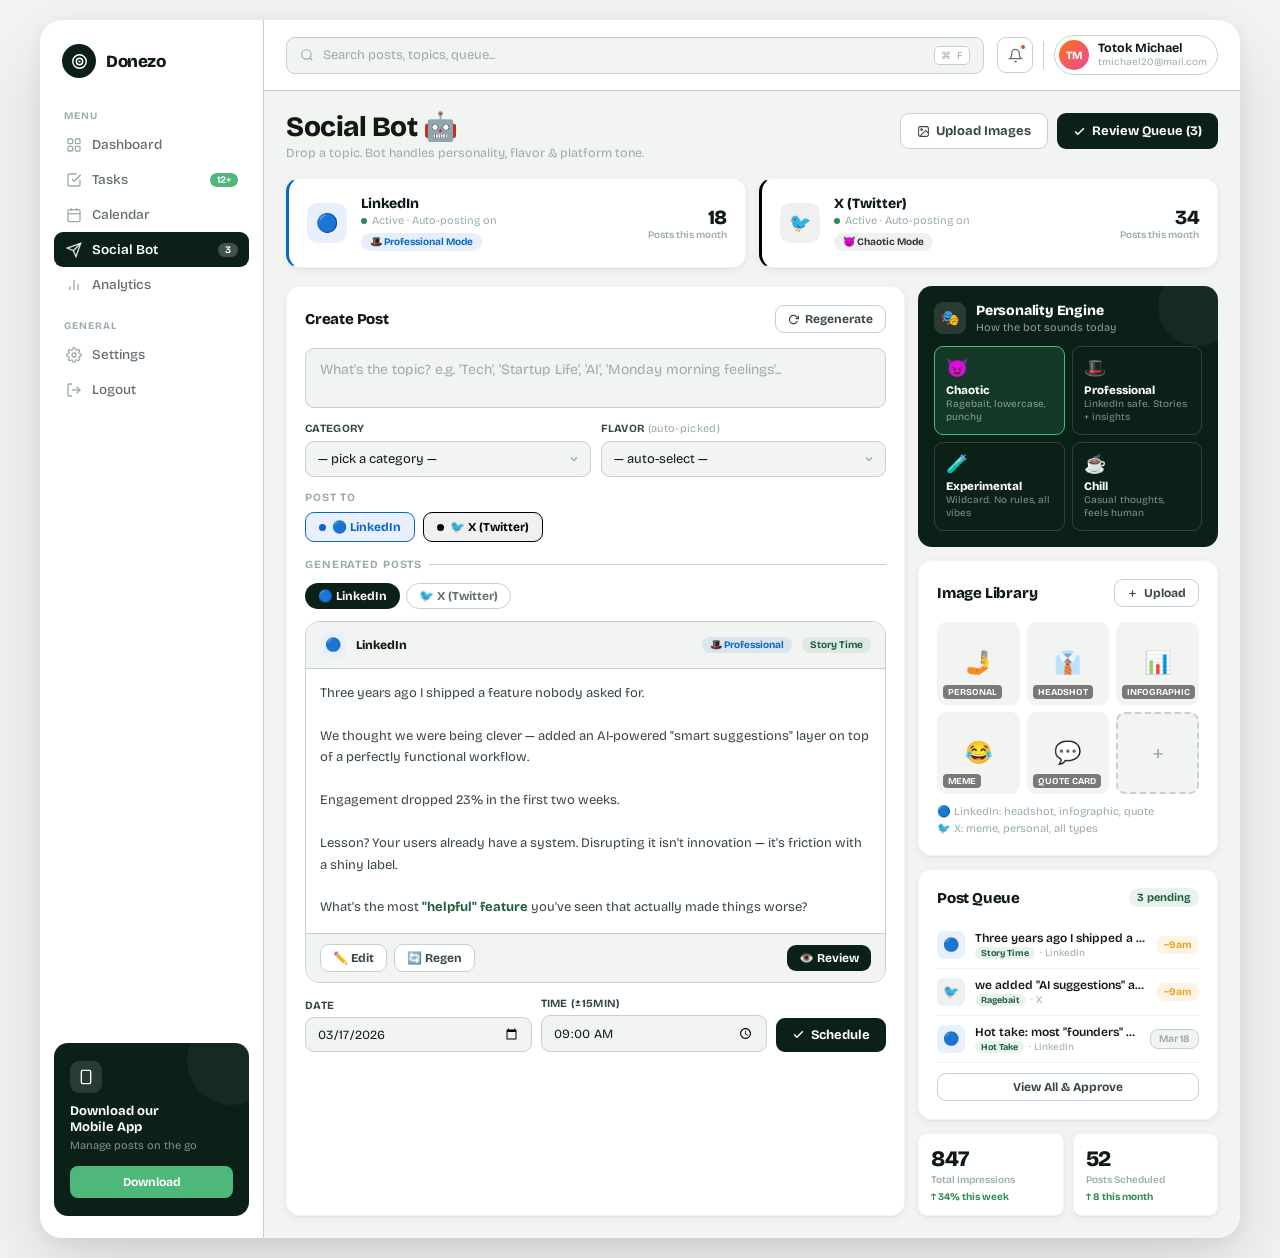
<file: html frontend.html>
<!DOCTYPE html>
<html lang="en">

<head>
    <meta charset="UTF-8">
    <meta name="viewport" content="width=device-width, initial-scale=1.0">
    <title>Donezo — Social Bot</title>
    <link
        href="https://fonts.googleapis.com/css2?family=Bricolage+Grotesque:opsz,wght@12..96,300;12..96,400;12..96,500;12..96,600;12..96,700;12..96,800&family=DM+Mono:wght@400;500&display=swap"
        rel="stylesheet">
    <style>
        *,
        *::before,
        *::after {
            box-sizing: border-box;
            margin: 0;
            padding: 0
        }

        :root {
            --g0: #0b2118;
            --g1: #133527;
            --g2: #1e5c3a;
            --g3: #2d8a56;
            --g4: #4db87a;
            --g5: #85e0a3;
            --g6: #c8f5d8;
            --g7: #edfaf3;
            --ink: #0f1a13;
            --ink2: #374840;
            --ink3: #637068;
            --ink4: #9aada5;
            --ink5: #c4d1cc;
            --bg: #f2f4f1;
            --card: #fff;
            --amber: #e8a020;
            --red: #e5483a;
            --r: 14px;
            --r-sm: 9px;
            --sh: 0 1px 2px rgba(0, 0, 0, .05), 0 2px 8px rgba(0, 0, 0, .05);
            --sh-lg: 0 8px 32px rgba(0, 0, 0, .11), 0 2px 8px rgba(0, 0, 0, .05);
            --sh-xl: 0 24px 64px rgba(0, 0, 0, .17), 0 4px 16px rgba(0, 0, 0, .07);
            --font: 'Bricolage Grotesque', sans-serif;
            --mono: 'DM Mono', monospace;
            --sw: 224px;
        }

        html {
            font-size: 14px
        }

        body {
            font-family: var(--font);
            background: var(--bg);
            min-height: 100vh;
            display: flex;
            align-items: center;
            justify-content: center;
            padding: 20px;
            color: var(--ink)
        }

        .shell {
            background: var(--bg);
            border-radius: 22px;
            width: 1200px;
            max-width: 100%;
            min-height: 860px;
            display: flex;
            overflow: hidden;
            box-shadow: 0 32px 80px rgba(0, 0, 0, .13), 0 4px 16px rgba(0, 0, 0, .06)
        }

        .backdrop {
            position: fixed;
            inset: 0;
            background: rgba(0, 0, 0, .38);
            z-index: 199;
            display: none
        }

        .backdrop.open {
            display: block
        }

        /* SIDEBAR */
        .sidebar {
            width: var(--sw);
            background: var(--card);
            display: flex;
            flex-direction: column;
            padding: 22px 14px;
            flex-shrink: 0;
            border-right: 1px solid var(--ink5);
            transition: transform .3s cubic-bezier(.4, 0, .2, 1);
            z-index: 200
        }

        .logo {
            display: flex;
            align-items: center;
            gap: 10px;
            padding: 2px 8px 22px
        }

        .logo-mark {
            width: 34px;
            height: 34px;
            background: var(--g0);
            border-radius: 50%;
            display: grid;
            place-items: center;
            flex-shrink: 0
        }

        .logo-name {
            font-size: 17px;
            font-weight: 800;
            color: var(--ink);
            letter-spacing: -.4px
        }

        .nav-label {
            font-size: 10px;
            font-weight: 700;
            letter-spacing: .1em;
            text-transform: uppercase;
            color: var(--ink4);
            padding: 10px 10px 5px
        }

        .nav-item {
            display: flex;
            align-items: center;
            gap: 10px;
            padding: 9px 11px;
            border-radius: var(--r-sm);
            cursor: pointer;
            font-size: 13.5px;
            font-weight: 500;
            color: var(--ink3);
            transition: background .15s, color .15s;
            user-select: none
        }

        .nav-item:hover {
            background: var(--g7);
            color: var(--g1)
        }

        .nav-item.active {
            background: var(--g0);
            color: #fff;
            font-weight: 600
        }

        .nav-icon-w {
            width: 17px;
            height: 17px;
            display: grid;
            place-items: center;
            flex-shrink: 0;
            color: var(--ink4);
            transition: color .15s
        }

        .nav-item.active .nav-icon-w {
            color: rgba(255, 255, 255, .85)
        }

        .nav-item:not(.active):hover .nav-icon-w {
            color: var(--g2)
        }

        .nav-badge {
            margin-left: auto;
            background: var(--g4);
            color: #fff;
            font-size: 10px;
            font-weight: 700;
            padding: 1px 7px;
            border-radius: 20px
        }

        .nav-item.active .nav-badge {
            background: rgba(255, 255, 255, .22)
        }

        .sidebar-spacer {
            flex: 1
        }

        .sidebar-promo {
            background: var(--g0);
            border-radius: var(--r);
            padding: 18px 16px;
            color: #fff;
            position: relative;
            overflow: hidden;
            margin-top: 8px
        }

        .sidebar-promo::before {
            content: '';
            position: absolute;
            top: -28px;
            right: -28px;
            width: 90px;
            height: 90px;
            background: rgba(255, 255, 255, .04);
            border-radius: 50%
        }

        .promo-icon-w {
            width: 32px;
            height: 32px;
            background: rgba(255, 255, 255, .12);
            border-radius: 9px;
            display: grid;
            place-items: center;
            margin-bottom: 10px
        }

        .promo-title {
            font-size: 13px;
            font-weight: 700;
            line-height: 1.3;
            margin-bottom: 3px
        }

        .promo-sub {
            font-size: 11px;
            color: rgba(255, 255, 255, .5);
            margin-bottom: 14px
        }

        .promo-btn {
            background: var(--g4);
            color: #fff;
            border: none;
            border-radius: 8px;
            padding: 9px;
            font-size: 12px;
            font-weight: 700;
            cursor: pointer;
            width: 100%;
            font-family: var(--font);
            transition: background .15s
        }

        .promo-btn:hover {
            background: var(--g3)
        }

        /* MAIN */
        .main {
            flex: 1;
            display: flex;
            flex-direction: column;
            min-width: 0;
            overflow: hidden
        }

        /* TOPBAR */
        .topbar {
            display: flex;
            align-items: center;
            gap: 13px;
            padding: 15px 22px;
            background: var(--card);
            border-bottom: 1px solid var(--ink5);
            flex-shrink: 0
        }

        .hamburger {
            display: none;
            flex-direction: column;
            gap: 4px;
            cursor: pointer;
            padding: 6px;
            border-radius: 8px;
            border: 1px solid var(--ink5);
            background: var(--card);
            flex-shrink: 0
        }

        .hamburger span {
            display: block;
            width: 16px;
            height: 2px;
            background: var(--ink3);
            border-radius: 2px
        }

        .search-box {
            flex: 1;
            display: flex;
            align-items: center;
            gap: 9px;
            background: var(--bg);
            border: 1px solid var(--ink5);
            border-radius: var(--r-sm);
            padding: 8px 13px;
            transition: border-color .15s, box-shadow .15s;
            min-width: 0
        }

        .search-box:focus-within {
            border-color: var(--g3);
            box-shadow: 0 0 0 3px rgba(45, 138, 86, .1)
        }

        .search-box input {
            border: none;
            background: transparent;
            font-family: var(--font);
            font-size: 13px;
            color: var(--ink);
            outline: none;
            flex: 1;
            min-width: 0
        }

        .search-box input::placeholder {
            color: var(--ink4)
        }

        .kbd {
            font-size: 10px;
            color: var(--ink4);
            background: var(--card);
            padding: 2px 6px;
            border-radius: 5px;
            font-family: var(--mono);
            border: 1px solid var(--ink5);
            white-space: nowrap;
            flex-shrink: 0
        }

        .topbar-right {
            display: flex;
            align-items: center;
            gap: 8px;
            flex-shrink: 0
        }

        .icon-btn {
            width: 36px;
            height: 36px;
            border-radius: var(--r-sm);
            border: 1px solid var(--ink5);
            background: var(--card);
            display: grid;
            place-items: center;
            cursor: pointer;
            color: var(--ink3);
            transition: background .15s, color .15s;
            position: relative;
            flex-shrink: 0
        }

        .icon-btn:hover {
            background: var(--g7);
            color: var(--g1)
        }

        .notif-dot {
            position: absolute;
            top: 6px;
            right: 6px;
            width: 6px;
            height: 6px;
            background: var(--red);
            border-radius: 50%;
            border: 1.5px solid #fff
        }

        .divider-v {
            width: 1px;
            height: 28px;
            background: var(--ink5);
            margin: 0 2px;
            flex-shrink: 0
        }

        .user-chip {
            display: flex;
            align-items: center;
            gap: 9px;
            cursor: pointer;
            padding: 4px 10px 4px 4px;
            border-radius: 24px;
            border: 1px solid var(--ink5);
            background: var(--card);
            transition: background .15s;
            flex-shrink: 0
        }

        .user-chip:hover {
            background: var(--g7)
        }

        .avatar {
            width: 30px;
            height: 30px;
            border-radius: 50%;
            background: linear-gradient(135deg, #f97316, #ec4899);
            display: grid;
            place-items: center;
            font-size: 11px;
            font-weight: 800;
            color: #fff;
            flex-shrink: 0
        }

        .u-name {
            font-size: 12.5px;
            font-weight: 700;
            color: var(--ink);
            line-height: 1
        }

        .u-email {
            font-size: 10px;
            color: var(--ink4);
            margin-top: 1px
        }

        /* CONTENT */
        .content {
            flex: 1;
            padding: 22px;
            overflow-y: auto;
            display: flex;
            flex-direction: column;
            gap: 18px;
            min-width: 0
        }

        .content::-webkit-scrollbar {
            width: 4px
        }

        .content::-webkit-scrollbar-thumb {
            background: var(--ink5);
            border-radius: 4px
        }

        /* PAGE HEADER */
        .page-header {
            display: flex;
            align-items: flex-start;
            justify-content: space-between;
            gap: 16px;
            flex-wrap: wrap
        }

        .page-title {
            font-size: 28px;
            font-weight: 800;
            color: var(--ink);
            letter-spacing: -.5px;
            line-height: 1
        }

        .page-sub {
            font-size: 12.5px;
            color: var(--ink4);
            margin-top: 4px
        }

        .header-btns {
            display: flex;
            gap: 9px;
            flex-shrink: 0;
            flex-wrap: wrap
        }

        /* BUTTONS */
        .btn {
            display: inline-flex;
            align-items: center;
            gap: 6px;
            border-radius: var(--r-sm);
            padding: 9px 16px;
            font-size: 13px;
            font-weight: 700;
            cursor: pointer;
            font-family: var(--font);
            transition: all .15s;
            border: none;
            white-space: nowrap
        }

        .btn-primary {
            background: var(--g0);
            color: #fff
        }

        .btn-primary:hover {
            background: var(--g1);
            transform: translateY(-1px);
            box-shadow: 0 4px 12px rgba(11, 33, 24, .22)
        }

        .btn-outline {
            background: var(--card);
            color: var(--ink2);
            border: 1px solid var(--ink5)
        }

        .btn-outline:hover {
            background: var(--g7);
            border-color: var(--g4);
            color: var(--g1)
        }

        .btn-sm {
            padding: 6px 12px;
            font-size: 12px
        }

        .btn-danger {
            background: rgba(229, 72, 58, .08);
            color: var(--red);
            border: 1px solid rgba(229, 72, 58, .2)
        }

        .btn-danger:hover {
            background: rgba(229, 72, 58, .15)
        }

        /* PLATFORM CARDS */
        .platform-row {
            display: grid;
            grid-template-columns: 1fr 1fr;
            gap: 13px
        }

        .platform-card {
            background: var(--card);
            border-radius: var(--r);
            padding: 16px 18px;
            box-shadow: var(--sh);
            border: 1px solid rgba(0, 0, 0, .04);
            display: flex;
            align-items: center;
            gap: 14px;
            cursor: pointer;
            transition: transform .15s, box-shadow .15s;
            min-width: 0
        }

        .platform-card:hover {
            transform: translateY(-2px);
            box-shadow: var(--sh-lg)
        }

        .platform-card.linkedin {
            border-left: 3px solid #0a66c2
        }

        .platform-card.x-tw {
            border-left: 3px solid #000
        }

        .plat-icon {
            width: 40px;
            height: 40px;
            border-radius: 10px;
            display: grid;
            place-items: center;
            flex-shrink: 0;
            font-size: 18px
        }

        .plat-icon.li {
            background: #e8f0fe
        }

        .plat-icon.xt {
            background: #f0f0f0
        }

        .plat-info {
            min-width: 0;
            flex: 1
        }

        .plat-name {
            font-size: 14px;
            font-weight: 800;
            color: var(--ink)
        }

        .plat-mode {
            font-size: 11px;
            color: var(--ink4);
            margin-top: 2px;
            display: flex;
            align-items: center;
            gap: 5px
        }

        .plat-mode-dot {
            width: 6px;
            height: 6px;
            border-radius: 50%;
            flex-shrink: 0
        }

        .plat-mode-dot.on {
            background: var(--g3)
        }

        .plat-tone-badge {
            font-size: 10px;
            font-weight: 700;
            padding: 3px 9px;
            border-radius: 20px;
            margin-top: 6px;
            display: inline-block
        }

        .plat-tone-badge.pro {
            background: rgba(10, 102, 194, .1);
            color: #0a66c2
        }

        .plat-tone-badge.fun {
            background: rgba(0, 0, 0, .06);
            color: #333
        }

        .plat-stats {
            margin-left: auto;
            text-align: right;
            flex-shrink: 0
        }

        .plat-stat-num {
            font-size: 20px;
            font-weight: 800;
            color: var(--ink);
            letter-spacing: -.5px
        }

        .plat-stat-lbl {
            font-size: 10px;
            color: var(--ink4);
            font-weight: 600
        }

        /* SOCIAL GRID */
        .social-grid {
            display: grid;
            grid-template-columns: 1fr 300px;
            gap: 13px;
            min-width: 0
        }

        /* CARD */
        .card {
            background: var(--card);
            border-radius: var(--r);
            padding: 18px;
            box-shadow: var(--sh);
            border: 1px solid rgba(0, 0, 0, .04);
            min-width: 0
        }

        .card-head {
            display: flex;
            align-items: center;
            justify-content: space-between;
            margin-bottom: 15px;
            gap: 10px;
            flex-wrap: wrap
        }

        .card-title {
            font-size: 15px;
            font-weight: 800;
            color: var(--ink);
            letter-spacing: -.2px
        }

        /* INPUTS */
        .topic-input {
            width: 100%;
            border: 1.5px solid var(--ink5);
            border-radius: var(--r-sm);
            padding: 12px 14px;
            font-family: var(--font);
            font-size: 14px;
            color: var(--ink);
            background: var(--bg);
            outline: none;
            transition: border-color .15s, box-shadow .15s;
            resize: none;
            display: block;
            margin-bottom: 14px
        }

        .topic-input:focus {
            border-color: var(--g3);
            box-shadow: 0 0 0 3px rgba(45, 138, 86, .1);
            background: var(--card)
        }

        .topic-input::placeholder {
            color: var(--ink4)
        }

        .cf-row {
            display: grid;
            grid-template-columns: 1fr 1fr;
            gap: 10px;
            margin-bottom: 14px
        }

        .cf-group label {
            font-size: 11px;
            font-weight: 700;
            color: var(--ink2);
            margin-bottom: 6px;
            display: block;
            letter-spacing: .03em;
            text-transform: uppercase
        }

        .cf-select {
            width: 100%;
            border: 1.5px solid var(--ink5);
            border-radius: var(--r-sm);
            padding: 9px 32px 9px 12px;
            font-family: var(--font);
            font-size: 13px;
            color: var(--ink);
            background: var(--bg);
            outline: none;
            appearance: none;
            background-image: url("data:image/svg+xml,%3Csvg xmlns='http://www.w3.org/2000/svg' width='12' height='12' viewBox='0 0 24 24' fill='none' stroke='%239aada5' stroke-width='2.5'%3E%3Cpolyline points='6 9 12 15 18 9'/%3E%3C/svg%3E");
            background-repeat: no-repeat;
            background-position: right 10px center;
            cursor: pointer;
            transition: border-color .15s
        }

        .cf-select:focus {
            border-color: var(--g3);
            box-shadow: 0 0 0 3px rgba(45, 138, 86, .1)
        }

        .sch-input {
            width: 100%;
            border: 1.5px solid var(--ink5);
            border-radius: var(--r-sm);
            padding: 8px 11px;
            font-family: var(--font);
            font-size: 12.5px;
            color: var(--ink);
            background: var(--bg);
            outline: none;
            transition: border-color .15s
        }

        .sch-input:focus {
            border-color: var(--g3)
        }

        /* SECTION LABEL */
        .slabel {
            font-size: 11px;
            font-weight: 700;
            color: var(--ink4);
            text-transform: uppercase;
            letter-spacing: .08em;
            margin-bottom: 8px;
            display: block
        }

        /* FLAVOR PILLS */
        .flavor-pills {
            display: flex;
            flex-wrap: wrap;
            gap: 7px;
            margin-bottom: 14px
        }

        .f-pill {
            display: flex;
            align-items: center;
            gap: 5px;
            padding: 5px 11px;
            border-radius: 20px;
            font-size: 11.5px;
            font-weight: 700;
            cursor: pointer;
            border: 1.5px solid var(--ink5);
            background: var(--bg);
            color: var(--ink3);
            transition: all .15s;
            user-select: none
        }

        .f-pill:hover {
            border-color: var(--g4);
            color: var(--g2);
            background: var(--g7)
        }

        .f-pill.active {
            border-color: var(--g3);
            background: var(--g0);
            color: #fff
        }

        /* TOGGLES */
        .plat-toggle-row {
            display: flex;
            gap: 8px;
            margin-bottom: 16px;
            flex-wrap: wrap
        }

        .plat-toggle {
            display: flex;
            align-items: center;
            gap: 6px;
            padding: 7px 13px;
            border-radius: var(--r-sm);
            border: 1.5px solid var(--ink5);
            cursor: pointer;
            font-size: 12px;
            font-weight: 700;
            color: var(--ink3);
            transition: all .15s;
            user-select: none
        }

        .plat-toggle.on.li {
            border-color: #0a66c2;
            background: #e8f0fe;
            color: #0a66c2
        }

        .plat-toggle.on.xt {
            border-color: #000;
            background: #f0f0f0;
            color: #000
        }

        .plat-toggle-dot {
            width: 7px;
            height: 7px;
            border-radius: 50%;
            background: var(--ink4);
            flex-shrink: 0
        }

        .plat-toggle.on.li .plat-toggle-dot {
            background: #0a66c2
        }

        .plat-toggle.on.xt .plat-toggle-dot {
            background: #000
        }

        /* POST TABS */
        .post-tabs {
            display: flex;
            gap: 6px;
            margin-bottom: 12px;
            flex-wrap: wrap
        }

        .post-tab {
            padding: 5px 12px;
            border-radius: 20px;
            font-size: 12px;
            font-weight: 700;
            cursor: pointer;
            border: 1.5px solid var(--ink5);
            color: var(--ink3);
            transition: all .15s
        }

        .post-tab.active {
            background: var(--g0);
            color: #fff;
            border-color: transparent
        }

        .post-tab:hover:not(.active) {
            background: var(--g7);
            color: var(--g2);
            border-color: var(--g5)
        }

        /* POST PREVIEW */
        .post-preview {
            border: 1.5px solid var(--ink5);
            border-radius: var(--r);
            overflow: hidden
        }

        .post-preview-head {
            display: flex;
            align-items: center;
            gap: 10px;
            padding: 10px 14px;
            border-bottom: 1px solid var(--ink5);
            background: var(--bg);
            flex-wrap: wrap
        }

        .pp-plat-icon {
            width: 26px;
            height: 26px;
            border-radius: 7px;
            display: grid;
            place-items: center;
            font-size: 13px;
            flex-shrink: 0
        }

        .pp-plat-name {
            font-size: 12px;
            font-weight: 800;
            color: var(--ink)
        }

        .pp-tone {
            font-size: 10px;
            font-weight: 700;
            padding: 2px 8px;
            border-radius: 20px;
            margin-left: auto
        }

        .pp-tone.pro {
            background: rgba(10, 102, 194, .1);
            color: #0a66c2
        }

        .pp-tone.fun {
            background: rgba(0, 0, 0, .07);
            color: #333
        }

        .pp-flavor-tag {
            font-size: 10px;
            font-weight: 700;
            padding: 2px 8px;
            border-radius: 20px;
            background: rgba(45, 138, 86, .1);
            color: var(--g2)
        }

        .post-body {
            padding: 14px
        }

        .post-text {
            font-size: 13px;
            line-height: 1.65;
            color: var(--ink2);
            word-break: break-word
        }

        .post-text .hl {
            color: var(--g2);
            font-weight: 700
        }

        .post-img-strip {
            display: flex;
            gap: 7px;
            padding: 0 14px 12px;
            background: var(--bg);
            flex-wrap: wrap
        }

        .img-thumb {
            width: 52px;
            height: 52px;
            border-radius: 8px;
            border: 1.5px solid var(--ink5);
            display: grid;
            place-items: center;
            font-size: 18px
        }

        .post-actions {
            display: flex;
            gap: 7px;
            padding: 10px 14px;
            border-top: 1px solid var(--ink5);
            background: var(--bg);
            flex-wrap: wrap;
            align-items: center
        }

        /* SCHEDULE ROW */
        .schedule-row {
            display: grid;
            grid-template-columns: 1fr 1fr auto;
            gap: 9px;
            margin-top: 14px;
            align-items: end
        }

        .sch-group label {
            font-size: 11px;
            font-weight: 700;
            color: var(--ink2);
            margin-bottom: 5px;
            display: block;
            text-transform: uppercase;
            letter-spacing: .03em
        }

        /* GENERATING */
        .generating {
            display: flex;
            align-items: center;
            gap: 8px;
            font-size: 12px;
            color: var(--g3);
            font-weight: 600
        }

        .gen-dots span {
            display: inline-block;
            width: 5px;
            height: 5px;
            border-radius: 50%;
            background: var(--g4);
            animation: bounce 1.2s ease-in-out infinite
        }

        .gen-dots span:nth-child(2) {
            animation-delay: .2s
        }

        .gen-dots span:nth-child(3) {
            animation-delay: .4s
        }

        @keyframes bounce {

            0%,
            80%,
            100% {
                transform: scale(.6);
                opacity: .5
            }

            40% {
                transform: scale(1);
                opacity: 1
            }
        }

        /* TOPIC TAG */
        .topic-tag {
            display: inline-flex;
            align-items: center;
            gap: 5px;
            background: var(--g7);
            border: 1px solid var(--g5);
            border-radius: 20px;
            padding: 4px 10px;
            font-size: 12px;
            font-weight: 700;
            color: var(--g1);
            margin-right: 6px;
            margin-bottom: 6px
        }

        .topic-tag .rm {
            cursor: pointer;
            color: var(--ink4);
            font-size: 14px;
            line-height: 1;
            transition: color .15s
        }

        .topic-tag .rm:hover {
            color: var(--red)
        }

        /* RIGHT PANEL */
        .right-panel {
            display: flex;
            flex-direction: column;
            gap: 13px;
            min-width: 0
        }

        /* PERSONALITY */
        .personality-banner {
            background: var(--g0);
            border-radius: var(--r);
            padding: 16px;
            color: #fff;
            position: relative;
            overflow: hidden
        }

        .personality-banner::before {
            content: '';
            position: absolute;
            top: -20px;
            right: -20px;
            width: 80px;
            height: 80px;
            background: rgba(255, 255, 255, .04);
            border-radius: 50%
        }

        .pb-head {
            display: flex;
            align-items: center;
            gap: 10px;
            margin-bottom: 12px
        }

        .pb-icon {
            width: 32px;
            height: 32px;
            background: rgba(255, 255, 255, .12);
            border-radius: 9px;
            display: grid;
            place-items: center;
            font-size: 15px;
            flex-shrink: 0
        }

        .pb-title {
            font-size: 14px;
            font-weight: 800;
            letter-spacing: -.2px
        }

        .pb-sub {
            font-size: 11px;
            color: rgba(255, 255, 255, .55);
            margin-top: 2px
        }

        .mode-row {
            display: grid;
            grid-template-columns: 1fr 1fr;
            gap: 7px
        }

        .mode-item {
            border: 1.5px solid rgba(255, 255, 255, .15);
            border-radius: 9px;
            padding: 10px 11px;
            cursor: pointer;
            transition: all .15s
        }

        .mode-item:hover {
            border-color: rgba(255, 255, 255, .35);
            background: rgba(255, 255, 255, .05)
        }

        .mode-item.active {
            border-color: var(--g4);
            background: rgba(77, 184, 122, .15)
        }

        .mode-emoji {
            font-size: 18px;
            margin-bottom: 4px
        }

        .mode-name {
            font-size: 11.5px;
            font-weight: 800;
            color: #fff
        }

        .mode-desc {
            font-size: 10px;
            color: rgba(255, 255, 255, .5);
            margin-top: 1px;
            line-height: 1.3
        }

        /* IMAGE LIBRARY */
        .img-lib-grid {
            display: grid;
            grid-template-columns: repeat(3, 1fr);
            gap: 7px
        }

        .lib-img {
            aspect-ratio: 1;
            border-radius: 9px;
            border: 2px solid transparent;
            cursor: pointer;
            transition: border-color .15s, transform .15s;
            background: var(--bg);
            display: flex;
            align-items: center;
            justify-content: center;
            font-size: 22px;
            position: relative;
            overflow: hidden
        }

        .lib-img:hover {
            border-color: var(--g4);
            transform: scale(1.03)
        }

        .lib-img.selected {
            border-color: var(--g3);
            box-shadow: 0 0 0 3px rgba(45, 138, 86, .15)
        }

        .lib-img .sel-chk {
            position: absolute;
            top: 4px;
            right: 4px;
            width: 18px;
            height: 18px;
            background: var(--g3);
            border-radius: 50%;
            display: none;
            place-items: center;
            color: #fff
        }

        .lib-img.selected .sel-chk {
            display: grid
        }

        .lib-img-add {
            border-style: dashed !important;
            border-color: var(--ink5) !important;
            border-width: 2px !important;
            color: var(--ink4);
            font-size: 24px;
            font-weight: 300
        }

        .lib-img-add:hover {
            border-color: var(--g3) !important;
            color: var(--g3)
        }

        .lib-tag-label {
            position: absolute;
            bottom: 4px;
            left: 4px;
            font-size: 9px;
            font-weight: 700;
            padding: 2px 5px;
            border-radius: 4px;
            background: rgba(0, 0, 0, .5);
            color: #fff;
            text-transform: uppercase
        }

        .lib-hint {
            font-size: 11px;
            color: var(--ink4);
            margin-top: 10px;
            line-height: 1.5
        }

        /* QUEUE */
        .queue-item {
            display: flex;
            align-items: center;
            gap: 10px;
            padding: 9px 0;
            border-bottom: 1px solid var(--bg)
        }

        .queue-item:last-child {
            border-bottom: none
        }

        .q-plat {
            width: 28px;
            height: 28px;
            border-radius: 7px;
            display: grid;
            place-items: center;
            font-size: 13px;
            flex-shrink: 0
        }

        .q-plat.li {
            background: #e8f0fe
        }

        .q-plat.xt {
            background: #f0f0f0
        }

        .q-info {
            flex: 1;
            min-width: 0
        }

        .q-text {
            font-size: 12px;
            font-weight: 600;
            color: var(--ink);
            white-space: nowrap;
            overflow: hidden;
            text-overflow: ellipsis
        }

        .q-meta {
            font-size: 10px;
            color: var(--ink4);
            margin-top: 2px;
            display: flex;
            align-items: center;
            gap: 5px
        }

        .q-flavor {
            font-size: 9px;
            font-weight: 700;
            padding: 1px 6px;
            border-radius: 10px;
            background: rgba(45, 138, 86, .1);
            color: var(--g2)
        }

        .q-badge {
            font-size: 10px;
            font-weight: 700;
            padding: 3px 8px;
            border-radius: 8px;
            flex-shrink: 0
        }

        .q-badge.soon {
            background: rgba(232, 160, 32, .12);
            color: var(--amber)
        }

        .q-badge.later {
            background: var(--bg);
            color: var(--ink4);
            border: 1px solid var(--ink5)
        }

        /* MINI STATS */
        .mini-stats {
            display: grid;
            grid-template-columns: 1fr 1fr;
            gap: 9px
        }

        .mini-stat {
            background: var(--card);
            border-radius: var(--r-sm);
            padding: 12px;
            border: 1px solid rgba(0, 0, 0, .04);
            box-shadow: var(--sh)
        }

        .ms-num {
            font-size: 22px;
            font-weight: 800;
            color: var(--ink);
            letter-spacing: -.5px
        }

        .ms-lbl {
            font-size: 10px;
            color: var(--ink4);
            font-weight: 600;
            margin-top: 2px
        }

        .ms-change {
            font-size: 10px;
            font-weight: 700;
            color: var(--g3);
            margin-top: 5px
        }

        /* MODALS */
        .modal-overlay {
            position: fixed;
            inset: 0;
            background: rgba(11, 33, 24, .52);
            backdrop-filter: blur(6px);
            z-index: 1000;
            display: none;
            align-items: center;
            justify-content: center;
            padding: 20px;
            opacity: 0;
            transition: opacity .25s
        }

        .modal-overlay.open {
            display: flex;
            opacity: 1
        }

        .modal {
            background: var(--card);
            border-radius: 20px;
            width: 100%;
            max-width: 500px;
            box-shadow: var(--sh-xl);
            transform: translateY(20px) scale(.97);
            transition: transform .3s cubic-bezier(.34, 1.56, .64, 1), opacity .25s;
            opacity: 0;
            overflow: hidden
        }

        .modal-overlay.open .modal {
            transform: none;
            opacity: 1
        }

        .modal-hd {
            display: flex;
            align-items: center;
            justify-content: space-between;
            padding: 22px 24px 0
        }

        .modal-title {
            font-size: 18px;
            font-weight: 800;
            color: var(--ink);
            letter-spacing: -.3px
        }

        .modal-x {
            width: 32px;
            height: 32px;
            border: none;
            background: var(--bg);
            border-radius: 8px;
            display: grid;
            place-items: center;
            cursor: pointer;
            color: var(--ink3);
            transition: background .15s, color .15s
        }

        .modal-x:hover {
            background: var(--g7);
            color: var(--g1)
        }

        .modal-bd {
            padding: 20px 24px 24px
        }

        .form-g {
            margin-bottom: 16px
        }

        .form-lbl {
            font-size: 12px;
            font-weight: 700;
            color: var(--ink2);
            margin-bottom: 6px;
            display: block;
            letter-spacing: .02em
        }

        .form-inp {
            width: 100%;
            border: 1.5px solid var(--ink5);
            border-radius: var(--r-sm);
            padding: 10px 13px;
            font-family: var(--font);
            font-size: 13px;
            color: var(--ink);
            background: var(--bg);
            outline: none;
            transition: border-color .15s;
            appearance: none
        }

        .form-inp:focus {
            border-color: var(--g3);
            box-shadow: 0 0 0 3px rgba(45, 138, 86, .1)
        }

        .modal-ft {
            display: flex;
            justify-content: flex-end;
            gap: 9px;
            padding-top: 4px;
            flex-wrap: wrap
        }

        .upzone {
            border: 2px dashed var(--ink5);
            border-radius: var(--r);
            padding: 24px;
            text-align: center;
            cursor: pointer;
            transition: all .2s;
            margin-bottom: 12px
        }

        .upzone:hover {
            border-color: var(--g3);
            background: var(--g7)
        }

        .up-icon-w {
            width: 42px;
            height: 42px;
            background: var(--g7);
            border-radius: 11px;
            display: grid;
            place-items: center;
            margin: 0 auto 10px;
            color: var(--g2)
        }

        .up-title {
            font-size: 13.5px;
            font-weight: 700;
            color: var(--ink);
            margin-bottom: 3px
        }

        .up-sub {
            font-size: 11.5px;
            color: var(--ink4)
        }

        .prev-modal {
            max-width: 560px
        }

        .prev-tabs {
            display: flex;
            gap: 8px;
            margin-bottom: 16px;
            flex-wrap: wrap
        }

        .prev-tab {
            padding: 7px 14px;
            border-radius: var(--r-sm);
            border: 1.5px solid var(--ink5);
            font-size: 12.5px;
            font-weight: 700;
            cursor: pointer;
            transition: all .15s;
            display: flex;
            align-items: center;
            gap: 6px
        }

        .prev-tab.active {
            background: var(--g0);
            color: #fff;
            border-color: transparent
        }

        .prev-tab:hover:not(.active) {
            background: var(--g7);
            border-color: var(--g4);
            color: var(--g2)
        }

        .bot-note {
            background: rgba(45, 138, 86, .06);
            border: 1px solid var(--g6);
            border-radius: var(--r-sm);
            padding: 11px 13px;
            font-size: 12px;
            color: var(--g1);
            margin-bottom: 16px
        }

        /* ANIMATIONS */
        @keyframes fadeUp {
            from {
                opacity: 0;
                transform: translateY(10px)
            }

            to {
                opacity: 1;
                transform: none
            }
        }

        .platform-card {
            animation: fadeUp .4s ease both
        }

        .platform-card:nth-child(1) {
            animation-delay: .05s
        }

        .platform-card:nth-child(2) {
            animation-delay: .1s
        }

        .social-grid {
            animation: fadeUp .4s ease .2s both
        }

        /* ═══ RESPONSIVE ═══ */
        @media(max-width:1024px) {
            .social-grid {
                grid-template-columns: 1fr
            }

            .right-panel {
                display: grid;
                grid-template-columns: 1fr 1fr;
                gap: 13px
            }

            .personality-banner {
                grid-column: span 2
            }
        }

        @media(max-width:768px) {
            body {
                padding: 0
            }

            .shell {
                border-radius: 16px;
                min-height: auto
            }

            .sidebar {
                position: fixed;
                left: 0;
                top: 0;
                bottom: 0;
                transform: translateX(-100%);
                border-radius: 0 16px 16px 0;
                box-shadow: var(--sh-xl);
                overflow-y: auto
            }

            .sidebar.open {
                transform: translateX(0)
            }

            .hamburger {
                display: flex
            }

            .main {
                width: 100%
            }

            .topbar {
                padding: 12px 16px;
                gap: 10px
            }

            .content {
                padding: 14px;
                gap: 14px
            }

            .u-email,
            .u-name {
                display: none
            }

            .user-chip {
                padding: 4px
            }

            .divider-v {
                display: none
            }

            .kbd {
                display: none
            }

            .page-header {
                flex-direction: column;
                gap: 10px
            }

            .header-btns {
                width: 100%
            }

            .header-btns .btn {
                flex: 1;
                justify-content: center
            }

            .platform-row {
                grid-template-columns: 1fr
            }

            .social-grid {
                grid-template-columns: 1fr
            }

            .right-panel {
                display: grid;
                grid-template-columns: 1fr 1fr;
                gap: 13px
            }

            .personality-banner {
                grid-column: span 2
            }

            .schedule-row {
                grid-template-columns: 1fr 1fr
            }

            .schedule-row .sch-btn {
                grid-column: span 2;
                width: 100%;
                justify-content: center
            }

            .modal {
                max-width: 100%;
                margin: 10px;
                border-radius: 16px
            }

            .prev-modal {
                max-width: 100%
            }
        }

        @media(max-width:480px) {
            body {
                padding: 0
            }

            .shell {
                border-radius: 0;
                min-height: 100vh
            }

            .platform-row {
                grid-template-columns: 1fr
            }

            .right-panel {
                grid-template-columns: 1fr
            }

            .personality-banner {
                grid-column: auto
            }

            .cf-row {
                grid-template-columns: 1fr
            }

            .schedule-row {
                grid-template-columns: 1fr
            }

            .schedule-row .sch-btn {
                grid-column: auto;
                width: 100%
            }

            .mini-stats {
                grid-template-columns: 1fr 1fr
            }

            .modal {
                margin: 6px;
                border-radius: 14px
            }

            .modal-bd {
                padding: 16px 18px 20px
            }

            .modal-hd {
                padding: 18px 18px 0
            }
        }
    </style>
</head>

<body>

    <div class="backdrop" id="backdrop"></div>

    <!-- UPLOAD MODAL -->
    <div class="modal-overlay" id="m-upload">
        <div class="modal">
            <div class="modal-hd">
                <span class="modal-title">Upload Images</span>
                <button class="modal-x" data-close="m-upload">✕</button>
            </div>
            <div class="modal-bd">
                <div class="upzone">
                    <div class="up-icon-w"><svg width="22" height="22" fill="none" viewBox="0 0 24 24"
                            stroke="currentColor" stroke-width="1.8">
                            <rect x="3" y="3" width="18" height="18" rx="3" />
                            <circle cx="8.5" cy="8.5" r="1.5" />
                            <polyline points="21 15 16 10 5 21" />
                        </svg></div>
                    <div class="up-title">Drop images here or click to browse</div>
                    <div class="up-sub">JPG, PNG, GIF — tagged and used automatically in posts</div>
                </div>
                <div class="form-g">
                    <label class="form-lbl">Tag this image as</label>
                    <select class="form-inp">
                        <option>Personal Photo (casual — X only)</option>
                        <option>Professional Headshot (LinkedIn safe)</option>
                        <option>Infographic / Data viz (all platforms)</option>
                        <option>Meme-ready (X only)</option>
                        <option>Quote card (all platforms)</option>
                    </select>
                </div>
                <div class="modal-ft">
                    <button class="btn btn-outline btn-sm" data-close="m-upload">Cancel</button>
                    <button class="btn btn-primary btn-sm"><svg width="12" height="12" fill="none" viewBox="0 0 24 24"
                            stroke="currentColor" stroke-width="2.5">
                            <path d="M21 15v4a2 2 0 0 1-2 2H5a2 2 0 0 1-2-2v-4" />
                            <polyline points="17 8 12 3 7 8" />
                            <line x1="12" y1="3" x2="12" y2="15" />
                        </svg>Upload</button>
                </div>
            </div>
        </div>
    </div>

    <!-- PREVIEW MODAL -->
    <div class="modal-overlay" id="m-preview">
        <div class="modal prev-modal">
            <div class="modal-hd">
                <span class="modal-title">Review & Approve</span>
                <button class="modal-x" data-close="m-preview">✕</button>
            </div>
            <div class="modal-bd">
                <div class="prev-tabs">
                    <div class="prev-tab active" data-plat="li">🔵 LinkedIn</div>
                    <div class="prev-tab" data-plat="xt">🐦 X (Twitter)</div>
                </div>
                <div id="prev-li">
                    <div style="border:1.5px solid #0a66c2;border-radius:var(--r);overflow:hidden;margin-bottom:14px">
                        <div
                            style="background:#e8f0fe;padding:11px 14px;display:flex;align-items:center;gap:9px;border-bottom:1px solid rgba(10,102,194,.15);flex-wrap:wrap">
                            <div class="avatar" style="width:32px;height:32px;font-size:12px">TM</div>
                            <div>
                                <div style="font-size:12.5px;font-weight:800;color:var(--ink)">Totok Michael</div>
                                <div style="font-size:10.5px;color:var(--ink4)">Personal · Professional Mode 🎩</div>
                            </div>
                            <div
                                style="margin-left:auto;font-size:10px;font-weight:700;color:#0a66c2;background:rgba(10,102,194,.1);padding:2px 8px;border-radius:20px">
                                Story Time</div>
                        </div>
                        <div style="padding:14px;font-size:13px;line-height:1.7;color:var(--ink2);word-break:break-word"
                            id="prev-li-text">
                            Three years ago I shipped a feature nobody asked for.<br><br>We thought we were being clever
                            — added an AI-powered "smart suggestions" layer on top of a perfectly functional
                            workflow.<br><br>Engagement dropped 23% in the first two weeks.<br><br>Lesson? Your users
                            already have a system. Disrupting it isn't innovation — it's friction with a shiny
                            label.<br><br>What's the most "helpful" feature you've seen that actually made things worse?
                        </div>
                    </div>
                </div>
                <div id="prev-xt" style="display:none">
                    <div style="border:1.5px solid #000;border-radius:var(--r);overflow:hidden;margin-bottom:14px">
                        <div
                            style="background:#f0f0f0;padding:11px 14px;display:flex;align-items:center;gap:9px;border-bottom:1px solid rgba(0,0,0,.1);flex-wrap:wrap">
                            <div class="avatar" style="width:32px;height:32px;font-size:12px">TM</div>
                            <div>
                                <div style="font-size:12.5px;font-weight:800;color:var(--ink)">@totok_michael</div>
                                <div style="font-size:10.5px;color:var(--ink4)">X Account · Chaotic Mode 😈</div>
                            </div>
                            <div
                                style="margin-left:auto;font-size:10px;font-weight:700;color:#333;background:rgba(0,0,0,.07);padding:2px 8px;border-radius:20px">
                                Ragebait</div>
                        </div>
                        <div style="padding:14px;font-size:13px;line-height:1.7;color:var(--ink2);word-break:break-word"
                            id="prev-xt-text">
                            we added "AI suggestions" to our app and engagement dropped 23% 💀<br><br>turns out users
                            don't want smart. they want fast.<br><br>"helpful features" nobody asked for = tech debt in
                            a lab coat<br><br>anyway. ship less. ship better. good night 🫡
                        </div>
                    </div>
                </div>
                <div class="bot-note"><strong>🤖 Bot note:</strong> LinkedIn uses story structure + professional close.
                    X is punchy, lowercase-casual, mic drop ending. Same topic, completely different energy.</div>
                <div class="modal-ft">
                    <button class="btn btn-outline btn-sm" data-close="m-preview">Edit</button>
                    <button class="btn btn-danger btn-sm" data-close="m-preview">Discard</button>
                    <button class="btn btn-primary btn-sm" data-close="m-preview"><svg width="12" height="12"
                            fill="none" viewBox="0 0 24 24" stroke="currentColor" stroke-width="2.5">
                            <polyline points="20 6 9 17 4 12" />
                        </svg>Approve & Schedule</button>
                </div>
            </div>
        </div>
    </div>

    <!-- SHELL -->
    <div class="shell">

        <aside class="sidebar" id="sidebar">
            <div class="logo">
                <div class="logo-mark"><svg width="17" height="17" viewBox="0 0 24 24" fill="none">
                        <circle cx="12" cy="12" r="9.5" stroke="white" stroke-width="2" />
                        <circle cx="12" cy="12" r="4.5" stroke="white" stroke-width="2" />
                        <circle cx="12" cy="12" r="1.5" fill="white" />
                    </svg></div>
                <span class="logo-name">Donezo</span>
            </div>
            <div class="nav-label">Menu</div>
            <div class="nav-item" data-nav>
                <div class="nav-icon-w"><svg width="16" height="16" fill="none" viewBox="0 0 24 24"
                        stroke="currentColor" stroke-width="2">
                        <rect x="3" y="3" width="7" height="7" rx="1.5" />
                        <rect x="14" y="3" width="7" height="7" rx="1.5" />
                        <rect x="3" y="14" width="7" height="7" rx="1.5" />
                        <rect x="14" y="14" width="7" height="7" rx="1.5" />
                    </svg></div>Dashboard
            </div>
            <div class="nav-item" data-nav>
                <div class="nav-icon-w"><svg width="16" height="16" fill="none" viewBox="0 0 24 24"
                        stroke="currentColor" stroke-width="2">
                        <path d="M9 11l3 3L22 4" />
                        <path d="M21 12v7a2 2 0 0 1-2 2H5a2 2 0 0 1-2-2V5a2 2 0 0 1 2-2h11" />
                    </svg></div>Tasks<span class="nav-badge">12+</span>
            </div>
            <div class="nav-item" data-nav>
                <div class="nav-icon-w"><svg width="16" height="16" fill="none" viewBox="0 0 24 24"
                        stroke="currentColor" stroke-width="2">
                        <rect x="3" y="4" width="18" height="18" rx="2" />
                        <line x1="16" y1="2" x2="16" y2="6" />
                        <line x1="8" y1="2" x2="8" y2="6" />
                        <line x1="3" y1="10" x2="21" y2="10" />
                    </svg></div>Calendar
            </div>
            <div class="nav-item active" data-nav>
                <div class="nav-icon-w"><svg width="16" height="16" fill="none" viewBox="0 0 24 24"
                        stroke="currentColor" stroke-width="2">
                        <path d="M22 2L11 13" />
                        <polygon points="22 2 15 22 11 13 2 9 22 2" />
                    </svg></div>Social Bot<span class="nav-badge">3</span>
            </div>
            <div class="nav-item" data-nav>
                <div class="nav-icon-w"><svg width="16" height="16" fill="none" viewBox="0 0 24 24"
                        stroke="currentColor" stroke-width="2">
                        <line x1="18" y1="20" x2="18" y2="10" />
                        <line x1="12" y1="20" x2="12" y2="4" />
                        <line x1="6" y1="20" x2="6" y2="14" />
                    </svg></div>Analytics
            </div>
            <div class="nav-label" style="margin-top:8px">General</div>
            <div class="nav-item" data-nav>
                <div class="nav-icon-w"><svg width="16" height="16" fill="none" viewBox="0 0 24 24"
                        stroke="currentColor" stroke-width="2">
                        <circle cx="12" cy="12" r="3" />
                        <path
                            d="M19.4 15a1.65 1.65 0 0 0 .33 1.82l.06.06a2 2 0 0 1-2.83 2.83l-.06-.06a1.65 1.65 0 0 0-1.82-.33 1.65 1.65 0 0 0-1 1.51V21a2 2 0 0 1-4 0v-.09A1.65 1.65 0 0 0 9 19.4a1.65 1.65 0 0 0-1.82.33l-.06.06a2 2 0 0 1-2.83-2.83l.06-.06A1.65 1.65 0 0 0 4.68 15a1.65 1.65 0 0 0-1.51-1H3a2 2 0 0 1 0-4h.09A1.65 1.65 0 0 0 4.6 9a1.65 1.65 0 0 0-.33-1.82l-.06-.06a2 2 0 0 1 2.83-2.83l.06.06A1.65 1.65 0 0 0 9 4.68a1.65 1.65 0 0 0 1-1.51V3a2 2 0 0 1 4 0v.09a1.65 1.65 0 0 0 1 1.51 1.65 1.65 0 0 0 1.82-.33l.06-.06a2 2 0 0 1 2.83 2.83l-.06.06A1.65 1.65 0 0 0 19.4 9a1.65 1.65 0 0 0 1.51 1H21a2 2 0 0 1 0 4h-.09a1.65 1.65 0 0 0-1.51 1z" />
                    </svg></div>Settings
            </div>
            <div class="nav-item" data-nav>
                <div class="nav-icon-w"><svg width="16" height="16" fill="none" viewBox="0 0 24 24"
                        stroke="currentColor" stroke-width="2">
                        <path d="M9 21H5a2 2 0 0 1-2-2V5a2 2 0 0 1 2-2h4" />
                        <polyline points="16 17 21 12 16 7" />
                        <line x1="21" y1="12" x2="9" y2="12" />
                    </svg></div>Logout
            </div>
            <div class="sidebar-spacer"></div>
            <div class="sidebar-promo">
                <div class="promo-icon-w"><svg width="16" height="16" fill="none" viewBox="0 0 24 24" stroke="white"
                        stroke-width="2">
                        <rect x="5" y="2" width="14" height="20" rx="2" />
                        <line x1="12" y1="18" x2="12.01" y2="18" />
                    </svg></div>
                <div class="promo-title"><strong>Download</strong> our<br>Mobile App</div>
                <div class="promo-sub">Manage posts on the go</div>
                <button class="promo-btn">Download</button>
            </div>
        </aside>

        <div class="main">
            <div class="topbar">
                <div class="hamburger" id="hamburger"><span></span><span></span><span></span></div>
                <div class="search-box">
                    <svg width="14" height="14" fill="none" viewBox="0 0 24 24" stroke="currentColor" stroke-width="2"
                        style="color:var(--ink4);flex-shrink:0">
                        <circle cx="11" cy="11" r="8" />
                        <line x1="21" y1="21" x2="16.65" y2="16.65" />
                    </svg>
                    <input type="text" placeholder="Search posts, topics, queue...">
                    <span class="kbd">⌘ F</span>
                </div>
                <div class="topbar-right">
                    <button class="icon-btn"><svg width="15" height="15" fill="none" viewBox="0 0 24 24"
                            stroke="currentColor" stroke-width="2">
                            <path d="M18 8A6 6 0 0 0 6 8c0 7-3 9-3 9h18s-3-2-3-9" />
                            <path d="M13.73 21a2 2 0 0 1-3.46 0" />
                        </svg><span class="notif-dot"></span></button>
                    <div class="divider-v"></div>
                    <div class="user-chip">
                        <div class="avatar">TM</div>
                        <div>
                            <div class="u-name">Totok Michael</div>
                            <div class="u-email">tmichael20@mail.com</div>
                        </div>
                    </div>
                </div>
            </div>

            <div class="content">

                <div class="page-header">
                    <div>
                        <div class="page-title">Social Bot 🤖</div>
                        <div class="page-sub">Drop a topic. Bot handles personality, flavor &amp; platform tone.</div>
                    </div>
                    <div class="header-btns">
                        <button class="btn btn-outline" data-open="m-upload"><svg width="13" height="13" fill="none"
                                viewBox="0 0 24 24" stroke="currentColor" stroke-width="2">
                                <rect x="3" y="3" width="18" height="18" rx="3" />
                                <circle cx="8.5" cy="8.5" r="1.5" />
                                <polyline points="21 15 16 10 5 21" />
                            </svg>Upload Images</button>
                        <button class="btn btn-primary" data-open="m-preview"><svg width="13" height="13" fill="none"
                                viewBox="0 0 24 24" stroke="currentColor" stroke-width="2.5">
                                <polyline points="20 6 9 17 4 12" />
                            </svg>Review Queue (3)</button>
                    </div>
                </div>

                <div class="platform-row">
                    <div class="platform-card linkedin">
                        <div class="plat-icon li">🔵</div>
                        <div class="plat-info">
                            <div class="plat-name">LinkedIn</div>
                            <div class="plat-mode">
                                <div class="plat-mode-dot on"></div>Active · Auto-posting on
                            </div>
                            <div class="plat-tone-badge pro">🎩 Professional Mode</div>
                        </div>
                        <div class="plat-stats">
                            <div class="plat-stat-num">18</div>
                            <div class="plat-stat-lbl">Posts this month</div>
                        </div>
                    </div>
                    <div class="platform-card x-tw">
                        <div class="plat-icon xt">🐦</div>
                        <div class="plat-info">
                            <div class="plat-name">X (Twitter)</div>
                            <div class="plat-mode">
                                <div class="plat-mode-dot on"></div>Active · Auto-posting on
                            </div>
                            <div class="plat-tone-badge fun">😈 Chaotic Mode</div>
                        </div>
                        <div class="plat-stats">
                            <div class="plat-stat-num">34</div>
                            <div class="plat-stat-lbl">Posts this month</div>
                        </div>
                    </div>
                </div>

                <div class="social-grid">

                    <!-- CREATE POST -->
                    <div class="card">
                        <div class="card-head">
                            <span class="card-title">Create Post</span>
                            <div style="display:flex;align-items:center;gap:7px;flex-wrap:wrap">
                                <div class="generating" id="genStatus" style="display:none">
                                    <div class="gen-dots"><span></span><span></span><span></span></div>
                                    <span>Generating...</span>
                                </div>
                                <button class="btn btn-outline btn-sm" id="btn-regen"><svg width="11" height="11"
                                        fill="none" viewBox="0 0 24 24" stroke="currentColor" stroke-width="2.5">
                                        <polyline points="23 4 23 10 17 10" />
                                        <path d="M20.49 15a9 9 0 1 1-2.12-9.36L23 10" />
                                    </svg>Regenerate</button>
                            </div>
                        </div>

                        <textarea class="topic-input" id="topicInput" rows="2"
                            placeholder="What's the topic? e.g. 'Tech', 'Startup Life', 'AI', 'Monday morning feelings'..."></textarea>

                        <div id="topicTags" style="margin-bottom:12px;display:none">
                            <span class="slabel">Saved Topics</span>
                            <div id="tagsWrap"></div>
                        </div>

                        <div class="cf-row">
                            <div class="cf-group"><label>Category</label>
                                <select class="cf-select" id="categorySelect">
                                    <option value="">— pick a category —</option>
                                    <option value="tech">💻 Tech &amp; Software</option>
                                    <option value="startup">🚀 Startup Life</option>
                                    <option value="mindset">🧠 Mindset &amp; Growth</option>
                                    <option value="career">💼 Career &amp; Work</option>
                                    <option value="random">🎲 Random Thoughts</option>
                                    <option value="personal">🙋 Personal</option>
                                </select>
                            </div>
                            <div class="cf-group"><label>Flavor <span
                                        style="font-weight:400;color:var(--ink4);text-transform:none">(auto-picked)</span></label>
                                <select class="cf-select" id="flavorSelect">
                                    <option value="">— auto-select —</option>
                                    <option value="storytime">📖 Story Time</option>
                                    <option value="hottake">🔥 Hot Take</option>
                                    <option value="foodthought">🍽️ Food for Thought</option>
                                    <option value="update">📰 New Update</option>
                                    <option value="ragebait">😤 Ragebait</option>
                                    <option value="random">🎲 Random Thought</option>
                                    <option value="tips">💡 Quick Tips</option>
                                </select>
                            </div>
                        </div>

                        <div id="flavorSection" style="display:none;margin-bottom:14px">
                            <span class="slabel">Suggested Flavors for this Category</span>
                            <div class="flavor-pills" id="flavorPills"></div>
                        </div>

                        <div style="margin-bottom:16px">
                            <span class="slabel">Post to</span>
                            <div class="plat-toggle-row">
                                <div class="plat-toggle on li" id="tog-li">
                                    <div class="plat-toggle-dot"></div>🔵 LinkedIn
                                </div>
                                <div class="plat-toggle on xt" id="tog-xt">
                                    <div class="plat-toggle-dot"></div>🐦 X (Twitter)
                                </div>
                            </div>
                        </div>

                        <div style="display:flex;align-items:center;gap:7px;margin-bottom:12px">
                            <span class="slabel" style="margin:0">Generated Posts</span>
                            <span style="flex:1;height:1px;background:var(--ink5);display:block"></span>
                        </div>

                        <div class="post-tabs">
                            <div class="post-tab active" data-tab="li">🔵 LinkedIn</div>
                            <div class="post-tab" data-tab="xt">🐦 X (Twitter)</div>
                        </div>

                        <div id="post-li" class="post-preview">
                            <div class="post-preview-head">
                                <div class="pp-plat-icon" style="background:#e8f0fe">🔵</div>
                                <div class="pp-plat-name">LinkedIn</div>
                                <div class="pp-tone pro">🎩 Professional</div>
                                <div class="pp-flavor-tag" id="li-flavor-tag">Story Time</div>
                            </div>
                            <div class="post-body">
                                <div class="post-text" id="li-post-text">Three years ago I shipped a feature nobody
                                    asked for.<br><br>We thought we were being clever — added an AI-powered "smart
                                    suggestions" layer on top of a perfectly functional workflow.<br><br>Engagement
                                    dropped 23% in the first two weeks.<br><br>Lesson? Your users already have a system.
                                    Disrupting it isn't innovation — it's friction with a shiny label.<br><br>What's the
                                    most <span class="hl">"helpful" feature</span> you've seen that actually made things
                                    worse?</div>
                            </div>
                            <div class="post-img-strip" id="li-img-strip" style="display:none"></div>
                            <div class="post-actions">
                                <button class="btn btn-outline btn-sm" data-edit="li">✏️ Edit</button>
                                <button class="btn btn-outline btn-sm" data-regen-plat="li">🔄 Regen</button>
                                <button class="btn btn-primary btn-sm" style="margin-left:auto"
                                    data-open="m-preview">👁️ Review</button>
                            </div>
                        </div>

                        <div id="post-xt" class="post-preview" style="display:none">
                            <div class="post-preview-head">
                                <div class="pp-plat-icon" style="background:#f0f0f0">🐦</div>
                                <div class="pp-plat-name">X (Twitter)</div>
                                <div class="pp-tone fun">😈 Chaotic</div>
                                <div class="pp-flavor-tag" id="xt-flavor-tag">Ragebait</div>
                            </div>
                            <div class="post-body">
                                <div class="post-text" id="xt-post-text">we added "AI suggestions" to our app and
                                    engagement dropped 23% 💀<br><br>turns out users don't want smart. they want
                                    fast.<br><br>"helpful features" nobody asked for = tech debt in a lab
                                    coat<br><br>anyway. ship less. ship better. good night 🫡</div>
                            </div>
                            <div class="post-img-strip" id="xt-img-strip" style="display:none"></div>
                            <div class="post-actions">
                                <button class="btn btn-outline btn-sm" data-edit="xt">✏️ Edit</button>
                                <button class="btn btn-outline btn-sm" data-regen-plat="xt">🔄 Regen</button>
                                <button class="btn btn-primary btn-sm" style="margin-left:auto"
                                    data-open="m-preview">👁️ Review</button>
                            </div>
                        </div>

                        <div class="schedule-row">
                            <div class="sch-group"><label>Date</label><input class="sch-input" type="date"
                                    value="2026-03-17"></div>
                            <div class="sch-group"><label>Time (±15min)</label><input class="sch-input" type="time"
                                    value="09:00"></div>
                            <button class="btn btn-primary sch-btn" id="btn-schedule"><svg width="13" height="13"
                                    fill="none" viewBox="0 0 24 24" stroke="currentColor" stroke-width="2.5">
                                    <polyline points="20 6 9 17 4 12" />
                                </svg>Schedule</button>
                        </div>
                    </div>

                    <!-- RIGHT PANEL -->
                    <div class="right-panel">

                        <div class="personality-banner">
                            <div class="pb-head">
                                <div class="pb-icon">🎭</div>
                                <div>
                                    <div class="pb-title">Personality Engine</div>
                                    <div class="pb-sub">How the bot sounds today</div>
                                </div>
                            </div>
                            <div class="mode-row">
                                <div class="mode-item active" data-mode>
                                    <div class="mode-emoji">😈</div>
                                    <div class="mode-name">Chaotic</div>
                                    <div class="mode-desc">Ragebait, lowercase, punchy</div>
                                </div>
                                <div class="mode-item" data-mode>
                                    <div class="mode-emoji">🎩</div>
                                    <div class="mode-name">Professional</div>
                                    <div class="mode-desc">LinkedIn safe. Stories + insights</div>
                                </div>
                                <div class="mode-item" data-mode>
                                    <div class="mode-emoji">🧪</div>
                                    <div class="mode-name">Experimental</div>
                                    <div class="mode-desc">Wildcard. No rules, all vibes</div>
                                </div>
                                <div class="mode-item" data-mode>
                                    <div class="mode-emoji">☕</div>
                                    <div class="mode-name">Chill</div>
                                    <div class="mode-desc">Casual thoughts, feels human</div>
                                </div>
                            </div>
                        </div>

                        <div class="card">
                            <div class="card-head">
                                <span class="card-title">Image Library</span>
                                <button class="btn btn-outline btn-sm" data-open="m-upload"><svg width="11" height="11"
                                        fill="none" viewBox="0 0 24 24" stroke="currentColor" stroke-width="2.5">
                                        <line x1="12" y1="5" x2="12" y2="19" />
                                        <line x1="5" y1="12" x2="19" y2="12" />
                                    </svg>Upload</button>
                            </div>
                            <div class="img-lib-grid">
                                <div class="lib-img" data-img data-tag="personal">🤳<div class="lib-tag-label">personal
                                    </div>
                                    <div class="sel-chk"><svg width="9" height="9" fill="none" viewBox="0 0 24 24"
                                            stroke="white" stroke-width="3">
                                            <polyline points="20 6 9 17 4 12" />
                                        </svg></div>
                                </div>
                                <div class="lib-img" data-img data-tag="headshot">👔<div class="lib-tag-label">headshot
                                    </div>
                                    <div class="sel-chk"><svg width="9" height="9" fill="none" viewBox="0 0 24 24"
                                            stroke="white" stroke-width="3">
                                            <polyline points="20 6 9 17 4 12" />
                                        </svg></div>
                                </div>
                                <div class="lib-img" data-img data-tag="infographic">📊<div class="lib-tag-label">
                                        infographic</div>
                                    <div class="sel-chk"><svg width="9" height="9" fill="none" viewBox="0 0 24 24"
                                            stroke="white" stroke-width="3">
                                            <polyline points="20 6 9 17 4 12" />
                                        </svg></div>
                                </div>
                                <div class="lib-img" data-img data-tag="meme">😂<div class="lib-tag-label">meme</div>
                                    <div class="sel-chk"><svg width="9" height="9" fill="none" viewBox="0 0 24 24"
                                            stroke="white" stroke-width="3">
                                            <polyline points="20 6 9 17 4 12" />
                                        </svg></div>
                                </div>
                                <div class="lib-img" data-img data-tag="quote">💬<div class="lib-tag-label">quote card
                                    </div>
                                    <div class="sel-chk"><svg width="9" height="9" fill="none" viewBox="0 0 24 24"
                                            stroke="white" stroke-width="3">
                                            <polyline points="20 6 9 17 4 12" />
                                        </svg></div>
                                </div>
                                <div class="lib-img lib-img-add" data-open="m-upload">+</div>
                            </div>
                            <div class="lib-hint">🔵 LinkedIn: headshot, infographic, quote<br>🐦 X: meme, personal, all
                                types</div>
                        </div>

                        <div class="card">
                            <div class="card-head">
                                <span class="card-title">Post Queue</span>
                                <span
                                    style="font-size:11px;font-weight:700;background:rgba(45,138,86,.1);color:var(--g2);padding:3px 8px;border-radius:20px">3
                                    pending</span>
                            </div>
                            <div class="queue-item">
                                <div class="q-plat li">🔵</div>
                                <div class="q-info">
                                    <div class="q-text">Three years ago I shipped a feature nobody...</div>
                                    <div class="q-meta"><span class="q-flavor">Story Time</span>· LinkedIn</div>
                                </div>
                                <div class="q-badge soon">~9am</div>
                            </div>
                            <div class="queue-item">
                                <div class="q-plat xt">🐦</div>
                                <div class="q-info">
                                    <div class="q-text">we added "AI suggestions" and engagement dropped...</div>
                                    <div class="q-meta"><span class="q-flavor">Ragebait</span>· X</div>
                                </div>
                                <div class="q-badge soon">~9am</div>
                            </div>
                            <div class="queue-item">
                                <div class="q-plat li">🔵</div>
                                <div class="q-info">
                                    <div class="q-text">Hot take: most "founders" are just...</div>
                                    <div class="q-meta"><span class="q-flavor">Hot Take</span>· LinkedIn</div>
                                </div>
                                <div class="q-badge later">Mar 18</div>
                            </div>
                            <button class="btn btn-outline btn-sm"
                                style="width:100%;justify-content:center;margin-top:10px" data-open="m-preview">View All
                                &amp; Approve</button>
                        </div>

                        <div class="mini-stats">
                            <div class="mini-stat">
                                <div class="ms-num">847</div>
                                <div class="ms-lbl">Total Impressions</div>
                                <div class="ms-change">↑ 34% this week</div>
                            </div>
                            <div class="mini-stat">
                                <div class="ms-num">52</div>
                                <div class="ms-lbl">Posts Scheduled</div>
                                <div class="ms-change">↑ 8 this month</div>
                            </div>
                        </div>

                    </div>
                </div>
            </div>
        </div>
    </div>

    <script>
        (function () {
            // SIDEBAR
            var sidebar = document.getElementById('sidebar');
            var backdrop = document.getElementById('backdrop');
            document.getElementById('hamburger').addEventListener('click', function () {
                sidebar.classList.add('open');
                backdrop.classList.add('open');
            });
            backdrop.addEventListener('click', function () {
                sidebar.classList.remove('open');
                backdrop.classList.remove('open');
            });

            // NAV
            document.querySelectorAll('[data-nav]').forEach(function (el) {
                el.addEventListener('click', function () {
                    document.querySelectorAll('[data-nav]').forEach(function (n) { n.classList.remove('active'); });
                    el.classList.add('active');
                    if (window.innerWidth <= 768) {
                        sidebar.classList.remove('open');
                        backdrop.classList.remove('open');
                    }
                });
            });

            // MODALS
            function openModal(id) { var o = document.getElementById(id); if (!o) return; o.style.display = 'flex'; requestAnimationFrame(function () { requestAnimationFrame(function () { o.classList.add('open'); }); }); }
            function closeModal(id) { var o = document.getElementById(id); if (!o) return; o.classList.remove('open'); setTimeout(function () { o.style.display = 'none'; }, 300); }
            document.querySelectorAll('[data-open]').forEach(function (el) { el.addEventListener('click', function () { openModal(el.getAttribute('data-open')); }); });
            document.querySelectorAll('[data-close]').forEach(function (el) { el.addEventListener('click', function () { closeModal(el.getAttribute('data-close')); }); });
            document.querySelectorAll('.modal-overlay').forEach(function (o) { o.addEventListener('click', function (e) { if (e.target === o) closeModal(o.id); }); });
            document.addEventListener('keydown', function (e) { if (e.key === 'Escape') document.querySelectorAll('.modal-overlay.open').forEach(function (o) { closeModal(o.id); }); });

            // PREVIEW TABS
            document.querySelectorAll('.prev-tab').forEach(function (tab) {
                tab.addEventListener('click', function () {
                    document.querySelectorAll('.prev-tab').forEach(function (t) { t.classList.remove('active'); });
                    tab.classList.add('active');
                    var p = tab.getAttribute('data-plat');
                    document.getElementById('prev-li').style.display = p === 'li' ? 'block' : 'none';
                    document.getElementById('prev-xt').style.display = p === 'xt' ? 'block' : 'none';
                });
            });

            // POST TABS
            document.querySelectorAll('.post-tab').forEach(function (tab) {
                tab.addEventListener('click', function () {
                    document.querySelectorAll('.post-tab').forEach(function (t) { t.classList.remove('active'); });
                    tab.classList.add('active');
                    var p = tab.getAttribute('data-tab');
                    document.getElementById('post-li').style.display = p === 'li' ? 'block' : 'none';
                    document.getElementById('post-xt').style.display = p === 'xt' ? 'block' : 'none';
                });
            });

            // PLATFORM TOGGLES
            document.getElementById('tog-li').addEventListener('click', function () { this.classList.toggle('on'); });
            document.getElementById('tog-xt').addEventListener('click', function () { this.classList.toggle('on'); });

            // CATEGORY → FLAVORS
            var catFlavors = {
                tech: ['📖 Story Time', '🔥 Hot Take', '😤 Ragebait', '📰 New Update', '💡 Quick Tips'],
                startup: ['📖 Story Time', '🔥 Hot Take', '🍽️ Food for Thought', '😤 Ragebait'],
                mindset: ['🍽️ Food for Thought', '📖 Story Time', '☕ Random Thought', '🔥 Hot Take'],
                career: ['📖 Story Time', '💡 Quick Tips', '🍽️ Food for Thought', '🔥 Hot Take'],
                random: ['🎲 Random Thought', '😤 Ragebait', '🔥 Hot Take', '📖 Story Time'],
                personal: ['📖 Story Time', '☕ Random Thought', '🎲 Random Thought']
            };
            document.getElementById('categorySelect').addEventListener('change', function () {
                var val = this.value;
                var sec = document.getElementById('flavorSection');
                var pills = document.getElementById('flavorPills');
                if (!val) { sec.style.display = 'none'; return; }
                pills.innerHTML = '';
                (catFlavors[val] || []).forEach(function (f, i) {
                    var p = document.createElement('div');
                    p.className = 'f-pill' + (i === 0 ? ' active' : '');
                    p.textContent = f;
                    p.addEventListener('click', function () { document.querySelectorAll('.f-pill').forEach(function (x) { x.classList.remove('active'); }); p.classList.add('active'); });
                    pills.appendChild(p);
                });
                sec.style.display = 'block';
                var topic = document.getElementById('topicInput').value.trim();
                if (topic) addTag(topic);
            });

            // TOPIC TAGS
            var saved = [];
            function addTag(t) {
                if (saved.indexOf(t) > -1) return;
                saved.push(t);
                var wrap = document.getElementById('tagsWrap');
                var tag = document.createElement('span');
                tag.className = 'topic-tag';
                tag.innerHTML = t + ' <span class="rm">×</span>';
                tag.querySelector('.rm').addEventListener('click', function () { tag.remove(); saved.splice(saved.indexOf(t), 1); if (!saved.length) document.getElementById('topicTags').style.display = 'none'; });
                wrap.appendChild(tag);
                document.getElementById('topicTags').style.display = 'block';
            }

            // IMAGE SELECT
            document.querySelectorAll('[data-img]').forEach(function (el) {
                el.addEventListener('click', function () {
                    el.classList.toggle('selected');
                    var sel = Array.from(document.querySelectorAll('[data-img].selected'));
                    ['li', 'xt'].forEach(function (p) {
                        var strip = document.getElementById(p + '-img-strip');
                        strip.innerHTML = '';
                        if (!sel.length) { strip.style.display = 'none'; return; }
                        strip.style.display = 'flex';
                        sel.forEach(function (img) {
                            var th = document.createElement('div'); th.className = 'img-thumb';
                            var map = { personal: '🤳', headshot: '👔', infographic: '📊', meme: '😂', quote: '💬' };
                            th.textContent = map[img.getAttribute('data-tag')] || '🖼️';
                            strip.appendChild(th);
                        });
                    });
                });
            });

            // PERSONALITY
            document.querySelectorAll('[data-mode]').forEach(function (el) {
                el.addEventListener('click', function () {
                    document.querySelectorAll('[data-mode]').forEach(function (m) { m.classList.remove('active'); });
                    el.classList.add('active');
                });
            });

            // POST DATA
            var liP = {
                tech: ["Unpopular opinion: most developers over-engineer solutions to problems that a spreadsheet would solve.\n\nI've shipped 3 products in the last 2 years. The one that scaled fastest? A glorified Google Sheet with a nice UI.\n\nComplexity is a tax. Every abstraction layer is debt.\n\nWhat's the simplest thing you've built that worked embarrassingly well?", "Three years ago I shipped a feature nobody asked for.\n\nWe added AI-powered suggestions on top of a perfectly functional workflow.\n\nEngagement dropped 23% in two weeks.\n\nLesson? Your users already have a system. Disrupting it isn't innovation — it's friction with a shiny label.\n\nWhat's the most 'helpful' feature you've seen that actually made things worse?"],
                startup: ["Nobody talks about the 11pm texts to co-founders.\n\nThe 'are we actually going to make it?' convos.\n\nStartup culture glorifies the highlights. The real work happens in the quiet, uncertain moments.\n\nTo anyone grinding right now — you're not behind. You're in the middle of the story."],
                mindset: ["Most people don't have a productivity problem.\n\nThey have a clarity problem.\n\nWhen you know exactly what matters, getting it done is easy.\n\nClarity isn't a luxury — it's the work."],
                career: ["Nobody teaches you this in school:\n\nYour reputation travels faster than your resume.\n\nEvery interaction is a data point someone is collecting about you.\n\nBe the person who gets things done without drama. That's rarer than any skill on LinkedIn."],
                random: ["3am thought:\n\nWe spend 8 hours a day optimizing how we work and zero hours optimizing what we work on.\n\nThe tool is not the problem.\n\nThe direction is."],
                personal: ["The version of me from 3 years ago would not recognize this life.\n\nNot because everything changed overnight. But because I kept showing up even when nothing seemed to be working.\n\nCompounding applies to effort, not just money.\n\nKeep going."]
            };
            var xtP = {
                tech: ["unpopular opinion: most apps don't need AI\n\nwe just add it so we can put it in the pitch deck\n\nnot everything is a nail 🔨", "we added 'AI suggestions' and engagement dropped 23% 💀\n\nturns out users don't want smart. they want fast.\n\nship less. ship better. good night 🫡"],
                startup: ["the startup journey in 3 acts:\n1. we're going to change the world\n2. wait why is this so hard\n3. ok maybe just this one small thing\n\nstill valid 🤷"],
                mindset: ["productivity hack nobody sells you:\n\njust know what actually matters\n\nthat's it. that's the hack.\n\n3am wisdom 🌙"],
                career: ["your reputation > your resume\n\nalways\n\n💀 hot take but tell me i'm wrong"],
                random: ["been optimizing HOW i work for years\n\nonly recently questioned WHAT i'm working on\n\nbig difference 🙃"],
                personal: ["3 years ago version of me would be confused\n\ncurrent me is just glad he kept going\n\ncompound interest applies to effort too btw 🤫"]
            };

            function doRegen() {
                var cat = document.getElementById('categorySelect').value || 'tech';
                var la = liP[cat] || liP.tech, xa = xtP[cat] || xtP.tech;
                var li = la[Math.floor(Math.random() * la.length)], xt = xa[Math.floor(Math.random() * xa.length)];
                var gs = document.getElementById('genStatus');
                gs.style.display = 'flex';
                setTimeout(function () {
                    gs.style.display = 'none';
                    document.getElementById('li-post-text').innerHTML = li.replace(/\n/g, '<br>');
                    document.getElementById('xt-post-text').innerHTML = xt.replace(/\n/g, '<br>');
                    document.getElementById('prev-li-text').innerHTML = li.replace(/\n/g, '<br>');
                    document.getElementById('prev-xt-text').innerHTML = xt.replace(/\n/g, '<br>');
                }, 1200);
            }
            document.getElementById('btn-regen').addEventListener('click', doRegen);
            document.querySelectorAll('[data-regen-plat]').forEach(function (el) { el.addEventListener('click', doRegen); });

            // EDIT
            document.querySelectorAll('[data-edit]').forEach(function (el) {
                el.addEventListener('click', function () {
                    var t = document.getElementById(el.getAttribute('data-edit') + '-post-text');
                    t.contentEditable = 'true'; t.focus();
                    t.style.outline = '1.5px solid var(--g3)'; t.style.borderRadius = '6px'; t.style.padding = '4px';
                    t.onblur = function () { t.contentEditable = 'false'; t.style.outline = 'none'; t.style.padding = '0'; };
                });
            });

            // SCHEDULE
            document.getElementById('btn-schedule').addEventListener('click', function () {
                var b = this;
                b.innerHTML = '<svg width="12" height="12" fill="none" viewBox="0 0 24 24" stroke="currentColor" stroke-width="2.5"><polyline points="20 6 9 17 4 12"/></svg> Scheduled!';
                b.style.background = 'var(--g3)';
                setTimeout(function () { b.innerHTML = '<svg width="13" height="13" fill="none" viewBox="0 0 24 24" stroke="currentColor" stroke-width="2.5"><polyline points="20 6 9 17 4 12"/></svg>Schedule'; b.style.background = ''; }, 2500);
            });
        })();
    </script>
</body>

</html>
</file>
